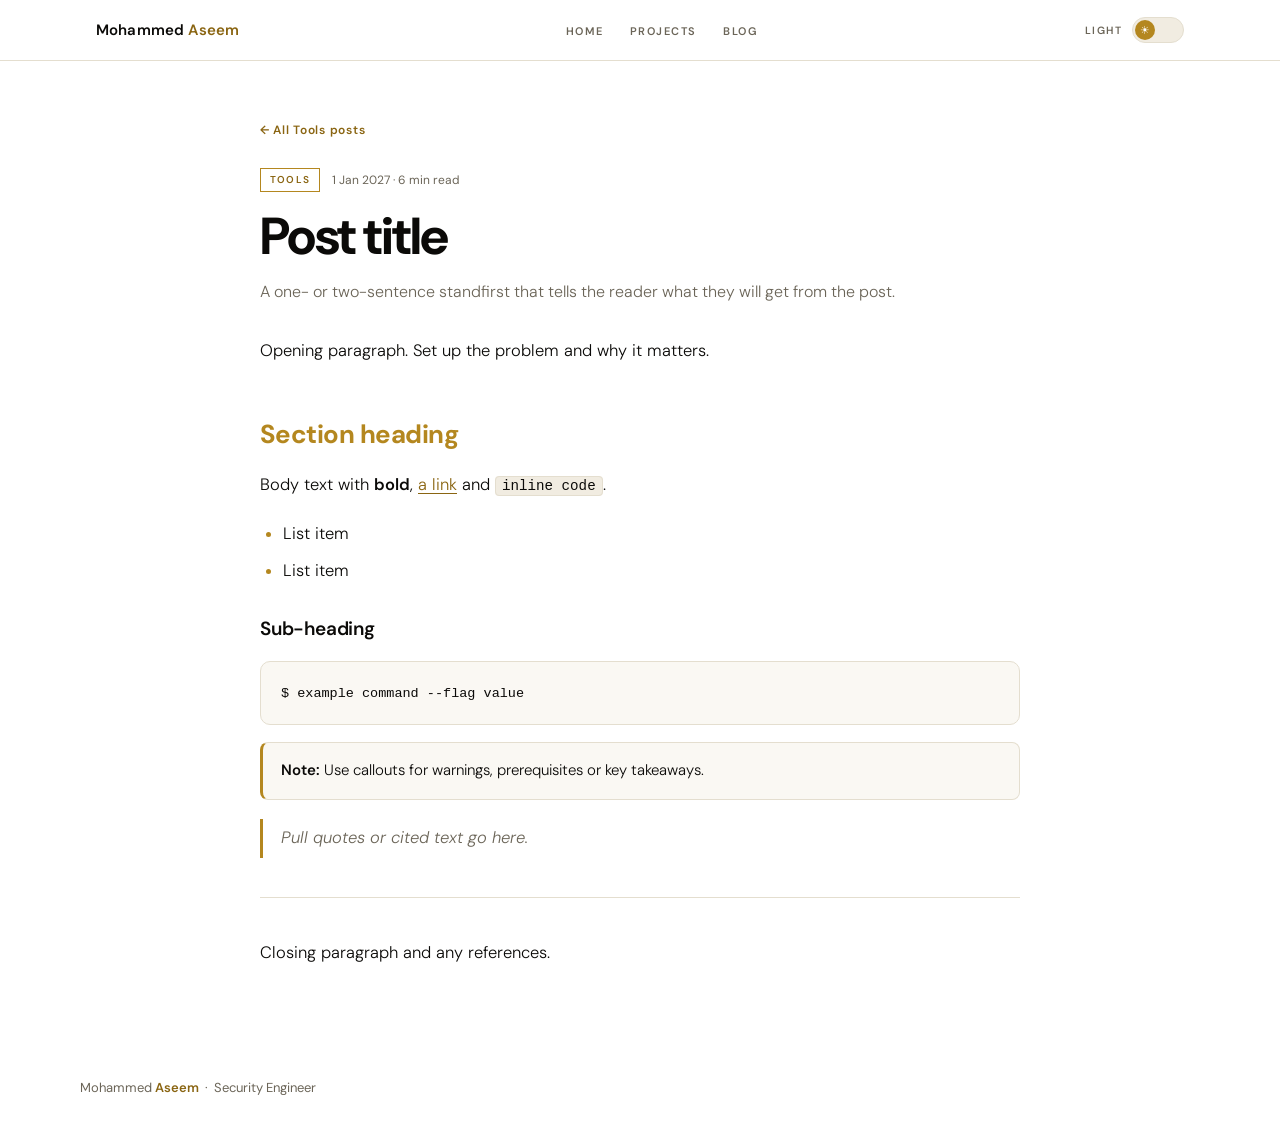
<file: blogs/templates/post.html>
<!doctype html>
<!--
  Post template. To publish a post:
  1. Copy this file into the matching category folder, e.g. blogs/ai-security/my-post.html
     (the ../ paths below already work from there).
  2. Fill in the title, meta tags, category tag, date and the article body.
  3. Add a card for it in blogs/index.html.
-->
<html lang="en">
<head>
<meta charset="utf-8">
<meta name="viewport" content="width=device-width,initial-scale=1,viewport-fit=cover">
<meta name="description" content="One-sentence summary of the post.">
<meta name="author" content="Mohammed Aseem">
<meta property="og:title" content="Post title - Mohammed Aseem">
<meta property="og:description" content="One-sentence summary of the post.">
<meta property="og:type" content="article">
<title>Post title · Mohammed Aseem</title>
<link rel="icon" href="data:image/svg+xml,%3Csvg%20xmlns='http://www.w3.org/2000/svg'%20viewBox='0%200%2064%2064'%3E%3Crect%20width='64'%20height='64'%20fill='%230A0A09'/%3E%3Ctext%20x='32'%20y='44'%20font-family='Helvetica,Arial,sans-serif'%20font-size='27'%20font-weight='700'%20letter-spacing='-1'%20fill='%23D8AE3E'%20text-anchor='middle'%3EMA%3C/text%3E%3C/svg%3E">
<link rel="stylesheet" href="https://fonts.googleapis.com/css2?family=DM+Sans:opsz,wght@9..40,300;9..40,400;9..40,500;9..40,600;9..40,700&display=swap">
<link rel="stylesheet" href="../assets/blog.css">
</head>
<body>

<!-- ── NAV ── -->
<nav id="top">
  <div class="nav-inner">
    <a class="nav-brand" href="../../index.html">Mohammed <em>Aseem</em></a>
    <ul class="nav-links" id="navLinks">
      <li><a href="../../index.html">Home</a></li>
      <li><a href="../../index.html#projects">Projects</a></li>
      <li><a href="../index.html">Blog</a></li>
    </ul>
    <div class="nav-right">
      <button class="theme-toggle" id="themeBtn" role="switch" aria-checked="false" aria-label="Dark mode">
        <span class="tt-text" id="themeText">Light</span>
        <span class="tt-track"><span class="tt-knob" id="themeIcon" aria-hidden="true">☀</span></span>
      </button>
      <button class="menu-btn" id="menuBtn" aria-label="Toggle menu" aria-expanded="false">☰</button>
    </div>
  </div>
</nav>

<!-- ── ARTICLE ── -->
<main class="article">
  <article class="article-inner">
    <!-- Point the back link at this post's category: ../index.html#tools, #application-security, #ai-security, #blockchain or #basics -->
    <a class="back-link" href="../index.html#tools">← All Tools posts</a>

    <div class="post-meta">
      <span class="post-tag">Tools</span>
      <span>1 Jan 2027 · 6 min read</span>
    </div>
    <h1 class="article-title">Post title</h1>
    <p class="article-sub">A one- or two-sentence standfirst that tells the reader what they will get from the post.</p>

    <!-- Optional cover image, kept next to the post in its category folder -->
    <!-- <img class="article-cover" src="your-post-slug-cover.jpg" width="1920" height="1080" alt="Describe the image"> -->

    <div class="prose">
      <p>Opening paragraph. Set up the problem and why it matters.</p>

      <h2>Section heading</h2>
      <p>Body text with <strong>bold</strong>, <a href="#">a link</a> and <code>inline code</code>.</p>
      <ul>
        <li>List item</li>
        <li>List item</li>
      </ul>

      <h3>Sub-heading</h3>
      <pre><code>$ example command --flag value</code></pre>

      <div class="callout"><strong>Note:</strong> Use callouts for warnings, prerequisites or key takeaways.</div>

      <blockquote>Pull quotes or cited text go here.</blockquote>

      <hr>
      <p>Closing paragraph and any references.</p>
    </div>
  </article>
</main>

<!-- ── FOOTER ── -->
<footer>
  <div class="footer-inner">
    <div class="footer-text">Mohammed <strong>Aseem</strong> &nbsp;·&nbsp; Security Engineer</div>
  </div>
</footer>

<script src="../assets/blog.js"></script>
</body>
</html>
</file>
<file: blogs/assets/blog.css>
/* Shared styles for the blog — tokens, nav and footer mirror the portfolio home page */
:root {
  /* light — neutrals carry a warm bias toward the gold so the palette reads as one family */
  --bg:        #FFFFFF;
  --fg:        #0B0A08;
  --surface:   #FAF8F3;
  --surface-2: #F1ECE1;
  --border:    #E4DECF;
  --muted:     #6B6558;
  --gold:      #B4871F;  /* brand gold — display words, rules, borders */
  --gold-ink:  #8A6512;  /* accessible gold — small text, labels */
  --on-gold:   #FFFFFF;
  --shadow:    0 22px 48px -20px rgba(70, 50, 10, 0.30), 0 2px 8px rgba(70, 50, 10, 0.06);
  --font:      'DM Sans', system-ui, -apple-system, Segoe UI, sans-serif;
  color-scheme: light;
}
@media (prefers-color-scheme: dark) {
  :root:not([data-theme="light"]) {
    --bg:        #0A0A09;
    --fg:        #F2EFE8;
    --surface:   #141311;
    --surface-2: #1C1A16;
    --border:    #2B2823;
    --muted:     #938C7E;
    --gold:      #D8AE3E;
    --gold-ink:  #DDB74F;
    --on-gold:   #0A0A09;
    --shadow:    0 24px 52px -18px rgba(0, 0, 0, 0.75), 0 2px 8px rgba(0, 0, 0, 0.4);
    color-scheme: dark;
  }
}
:root[data-theme="dark"] {
  --bg:        #0A0A09;
  --fg:        #F2EFE8;
  --surface:   #141311;
  --surface-2: #1C1A16;
  --border:    #2B2823;
  --muted:     #938C7E;
  --gold:      #D8AE3E;
  --gold-ink:  #DDB74F;
  --on-gold:   #0A0A09;
  --shadow:    0 24px 52px -18px rgba(0, 0, 0, 0.75), 0 2px 8px rgba(0, 0, 0, 0.4);
  color-scheme: dark;
}

*, *::before, *::after { box-sizing: border-box; margin: 0; padding: 0; }

body {
  background: var(--bg);
  color: var(--fg);
  font-family: var(--font);
  font-size: 15px;
  line-height: 1.6;
  -webkit-font-smoothing: antialiased;
}
button, input { font-family: var(--font); }

body::before {
  content: "";
  position: fixed;
  inset: 0 0 auto;
  height: env(safe-area-inset-top, 0px);
  z-index: 200;
  background: var(--bg);
}

.gold { color: var(--gold-ink); font-weight: 500; }

/* shared small-caps label treatment — same family, different size/colour */
.eyebrow {
  font-size: 11px;
  font-weight: 600;
  letter-spacing: 0.2em;
  text-transform: uppercase;
}

/* ── NAV ── */
nav {
  position: sticky;
  top: env(safe-area-inset-top, 0px);
  z-index: 100;
  background: var(--bg);
  border-bottom: 1px solid var(--border);
}
.nav-inner {
  max-width: 1120px;
  margin: 0 auto;
  padding-left: max(16px, env(safe-area-inset-left, 0px));
  padding-right: max(16px, env(safe-area-inset-right, 0px));
  display: flex;
  align-items: center;
  justify-content: space-between;
  height: 60px;
  gap: 12px;
}
.nav-brand {
  font-size: 15px;
  font-weight: 600;
  letter-spacing: 0.01em;
  color: var(--fg);
  text-decoration: none;
  white-space: nowrap;
  flex-shrink: 0;
}
.nav-brand em { font-style: normal; color: var(--gold-ink); }
.nav-links { display: flex; gap: 26px; list-style: none; align-items: center; }
.nav-links a {
  text-decoration: none;
  color: var(--muted);
  font-size: 11px;
  font-weight: 600;
  letter-spacing: 0.14em;
  text-transform: uppercase;
  transition: color 0.15s;
}
.nav-links a:hover { color: var(--gold-ink); }
.nav-right { display: flex; align-items: center; gap: 8px; flex-shrink: 0; }

/* ── THEME SWITCH ── */
.theme-toggle {
  background: none;
  border: none;
  padding: 0;
  cursor: pointer;
  display: flex;
  align-items: center;
  gap: 10px;
}
.tt-text {
  font-size: 10.5px;
  font-weight: 600;
  letter-spacing: 0.14em;
  text-transform: uppercase;
  color: var(--muted);
  transition: color 0.15s;
}
.theme-toggle:hover .tt-text { color: var(--gold-ink); }
.tt-track {
  position: relative;
  width: 52px;
  height: 26px;
  flex-shrink: 0;
  border: 1px solid var(--border);
  border-radius: 999px;
  background: var(--surface-2);
  transition: border-color 0.15s;
}
.theme-toggle:hover .tt-track { border-color: var(--gold); }
.tt-knob {
  position: absolute;
  top: 2px;
  left: 2px;
  width: 20px;
  height: 20px;
  border-radius: 50%;
  background: var(--gold);
  color: var(--on-gold);
  display: flex;
  align-items: center;
  justify-content: center;
  font-size: 11px;
  line-height: 1;
  transition: transform 0.2s ease;
}
:root[data-theme="dark"] .tt-knob { transform: translateX(26px); }
.theme-toggle:focus-visible .tt-track,
.menu-btn:focus-visible,
a:focus-visible { outline: 2px solid var(--gold); outline-offset: 3px; }

.menu-btn {
  display: none;
  background: none;
  border: none;
  color: var(--fg);
  cursor: pointer;
  padding: 6px;
  font-size: 19px;
  line-height: 1;
}

/* ── SECTIONS ── */
section {
  border-bottom: 1px solid var(--border);
  padding-left: max(16px, env(safe-area-inset-left, 0px));
  padding-right: max(16px, env(safe-area-inset-right, 0px));
  padding-block: 58px;
}
.sec-inner {
  max-width: 1120px;
  margin: 0 auto;
  display: grid;
  grid-template-columns: 180px 1fr;
  gap: 28px 48px;
  align-items: start;
}
.sec-label {
  color: var(--gold-ink);
  padding-top: 5px;
  position: sticky;
  top: calc(60px + env(safe-area-inset-top, 0px) + 18px);
}
.sec-body { min-width: 0; }

/* ── BLOG HERO ── */
.blog-hero {
  border-bottom: 1px solid var(--border);
  padding-left: max(16px, env(safe-area-inset-left, 0px));
  padding-right: max(16px, env(safe-area-inset-right, 0px));
  padding-block: 72px 52px;
}
.blog-hero-inner { max-width: 1120px; margin: 0 auto; }
.blog-hero .eyebrow { color: var(--gold-ink); margin-bottom: 18px; }
.blog-title {
  font-size: clamp(40px, 7vw, 72px);
  font-weight: 700;
  line-height: 1.04;
  letter-spacing: -0.035em;
  text-wrap: balance;
  margin-bottom: 18px;
}
.blog-title em { font-style: normal; color: var(--gold); }
.blog-lead { font-size: 15.5px; font-weight: 300; color: var(--muted); max-width: 60ch; line-height: 1.75; }

/* ── CATEGORY FILTER ── */
.cat-filter { display: flex; flex-wrap: wrap; gap: 8px; }
.cat-btn {
  font-size: 11px;
  font-weight: 600;
  letter-spacing: 0.12em;
  text-transform: uppercase;
  color: var(--muted);
  background: var(--surface);
  border: 1px solid var(--border);
  border-radius: 999px;
  padding: 8px 14px;
  cursor: pointer;
  transition: color 0.15s, border-color 0.15s, background 0.15s;
}
.cat-btn:hover { color: var(--gold-ink); border-color: var(--gold); }
.cat-btn[aria-pressed="true"] { background: var(--gold); border-color: var(--gold); color: var(--on-gold); }
.cat-btn:focus-visible { outline: 2px solid var(--gold); outline-offset: 3px; }
.cat-count { opacity: 0.7; margin-left: 4px; font-variant-numeric: tabular-nums; }

/* ── POST GRID — floating panels, same treatment as the portfolio's projects ── */
.post-grid {
  display: grid;
  grid-template-columns: repeat(auto-fill, minmax(300px, 1fr));
  gap: 28px;
  margin-top: 32px;
}
.post-card {
  display: flex;
  flex-direction: column;
  background: var(--surface);
  border: 1px solid var(--border);
  border-radius: 14px;
  overflow: hidden;
  box-shadow: var(--shadow);
  color: inherit;
  text-decoration: none;
  transition: transform 0.3s ease, border-color 0.3s ease;
}
.post-card:hover { transform: translateY(-4px); border-color: var(--gold); }
.post-card:focus-visible { outline: 2px solid var(--gold); outline-offset: 3px; }
.post-cover { display: block; width: 100%; height: auto; aspect-ratio: 16 / 9; object-fit: cover; background: #000; border-bottom: 1px solid var(--border); }
.post-body { display: flex; flex-direction: column; gap: 10px; padding: 22px 24px 26px; flex: 1; }
.post-meta { display: flex; flex-wrap: wrap; align-items: center; gap: 6px 12px; font-size: 12px; color: var(--muted); }
.post-tag {
  font-size: 10px;
  font-weight: 600;
  letter-spacing: 0.12em;
  text-transform: uppercase;
  color: var(--gold-ink);
  border: 1px solid var(--gold);
  padding: 3px 9px;
}
.post-title { font-size: 20px; font-weight: 700; letter-spacing: -0.015em; line-height: 1.25; color: var(--gold); text-wrap: balance; }
.post-excerpt { font-size: 14px; font-weight: 300; color: var(--muted); line-height: 1.7; }
.post-more { margin-top: auto; padding-top: 6px; font-size: 12px; font-weight: 600; letter-spacing: 0.06em; color: var(--gold-ink); }

.empty-state {
  margin-top: 32px;
  padding: 44px 24px;
  text-align: center;
  border: 1px dashed var(--border);
  border-radius: 14px;
  color: var(--muted);
  font-size: 14px;
}

/* ── ARTICLE ── */
.article {
  padding-left: max(16px, env(safe-area-inset-left, 0px));
  padding-right: max(16px, env(safe-area-inset-right, 0px));
  padding-block: 56px 72px;
}
.article-inner { max-width: 760px; margin: 0 auto; }
.back-link { display: inline-block; font-size: 12px; font-weight: 600; letter-spacing: 0.06em; color: var(--gold-ink); text-decoration: none; margin-bottom: 28px; }
.back-link:hover { text-decoration: underline; text-underline-offset: 4px; }
.article-title {
  font-size: clamp(32px, 5.5vw, 52px);
  font-weight: 700;
  line-height: 1.08;
  letter-spacing: -0.03em;
  text-wrap: balance;
  margin: 16px 0 14px;
}
.article-sub { font-size: 16px; font-weight: 300; color: var(--muted); line-height: 1.7; margin-bottom: 30px; }
.article-cover {
  display: block;
  width: 100%;
  height: auto;
  border-radius: 14px;
  border: 1px solid var(--border);
  box-shadow: var(--shadow);
  margin-bottom: 40px;
}
.prose { font-size: 16.5px; font-weight: 300; line-height: 1.85; }
.prose > * + *,
.prose blockquote > * + * { margin-top: 1.15em; }
.prose li > ul { margin-top: 0.4em; }
.prose li > img { margin: 10px 0 6px; }
.dir-list li + li { margin-top: 1em; }
.prose h2 { font-size: 26px; font-weight: 700; letter-spacing: -0.02em; line-height: 1.25; color: var(--gold); margin-top: 2em; }
.prose h3 { font-size: 19px; font-weight: 600; letter-spacing: -0.01em; line-height: 1.3; margin-top: 1.6em; }
.prose strong { font-weight: 600; }
.prose a { color: var(--gold-ink); text-underline-offset: 3px; }
.prose ul, .prose ol { padding-left: 1.4em; }
.prose li + li { margin-top: 0.4em; }
.prose li::marker { color: var(--gold); }
.prose blockquote { border-left: 3px solid var(--gold); padding: 4px 0 4px 18px; color: var(--muted); font-style: italic; }
.prose code {
  font-family: ui-monospace, SFMono-Regular, Menlo, Consolas, monospace;
  font-size: 0.86em;
  background: var(--surface-2);
  border: 1px solid var(--border);
  border-radius: 4px;
  padding: 1px 6px;
}
.prose pre {
  background: var(--surface);
  border: 1px solid var(--border);
  border-radius: 10px;
  padding: 18px 20px;
  overflow-x: auto;
  line-height: 1.6;
}
.prose pre code { background: none; border: none; padding: 0; font-size: 13.5px; }
.prose img { display: block; border-radius: 10px; border: 1px solid var(--border); }
.prose figcaption { font-size: 13px; color: var(--muted); text-align: center; margin-top: 8px; }
.prose hr { border: none; border-top: 1px solid var(--border); margin: 2.4em 0; }
.callout {
  background: var(--surface);
  border: 1px solid var(--border);
  border-left: 3px solid var(--gold);
  border-radius: 8px;
  padding: 14px 18px;
  font-size: 15px;
}

/* ── MOBILE ── */
@media (max-width: 720px) {
  .nav-links {
    display: none;
    position: absolute;
    top: 100%;
    left: 0;
    right: 0;
    background: var(--bg);
    border-bottom: 1px solid var(--border);
    flex-direction: column;
    align-items: flex-start;
    padding: 18px max(16px, env(safe-area-inset-left, 0px));
    gap: 15px;
    z-index: 99;
  }
  .nav-links.is-open { display: flex; }
  .menu-btn { display: block; }
  .tt-text { display: none; }
  .blog-hero { padding-block: 52px 40px; }
  section { padding-block: 40px; }
  .post-grid { grid-template-columns: 1fr; gap: 22px; }
  .article { padding-block: 40px 56px; }
  .prose { font-size: 16px; }
}

@media (prefers-reduced-motion: reduce) {
  * { transition: none !important; }
  .post-card:hover { transform: none; }
}

/* ── FOOTER ── */
footer {
  padding-left: max(16px, env(safe-area-inset-left, 0px));
  padding-right: max(16px, env(safe-area-inset-right, 0px));
  padding-block: 38px;
}
.footer-inner {
  max-width: 1120px;
  margin: 0 auto;
  display: flex;
  justify-content: space-between;
  align-items: center;
  flex-wrap: wrap;
  gap: 12px;
}
.footer-text { font-size: 13px; color: var(--muted); }
.footer-text strong { color: var(--gold-ink); font-weight: 600; }
.footer-accent { color: var(--gold-ink); font-size: 10.5px; }

/* base — supplied by the artifact host, declared here for the standalone page */
:root { padding-top: env(safe-area-inset-top, 0px); padding-bottom: env(safe-area-inset-bottom, 0px); }
html { scroll-padding-top: calc(60px + env(safe-area-inset-top, 0px) + 12px); }
img { max-width: 100%; }
[hidden] { display: none !important; }
</file>
